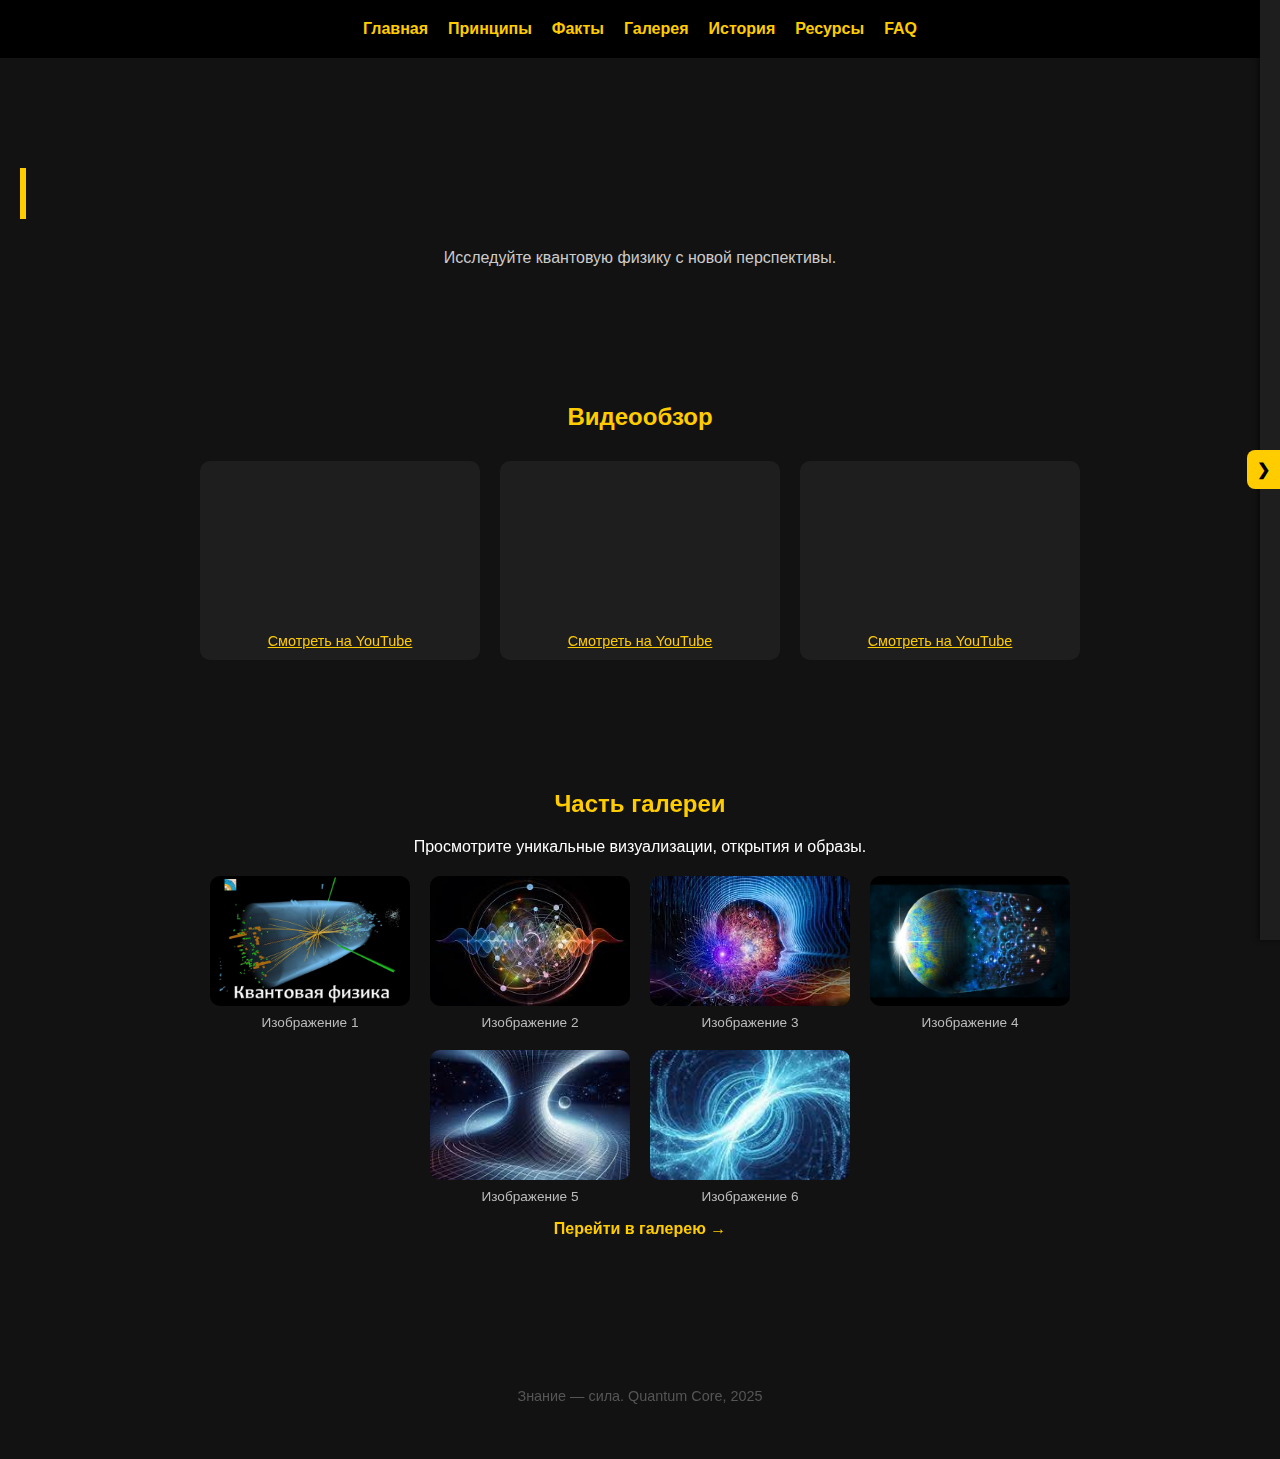
<file: images/index.html>
<!DOCTYPE html>
<html lang="ru">
<head>
  <meta charset="UTF-8" />
  <meta name="viewport" content="width=device-width, initial-scale=1.0" />
  <title>Quantum Core</title>
  <link rel="stylesheet" href="styyle.css" />
  <script defer src="scriptt.js"></script>
</head>
<body>

  <header class="centered-header">
    <nav>
      <ul>
        <li><a href="index.html">Главная</a></li>
        <li><a href="principles.html">Принципы</a></li>
        <li><a href="facts.html">Факты</a></li>
        <li><a href="gallery.html">Галерея</a></li>
        <li><a href="history.html">История</a></li>
        <li><a href="resources.html">Ресурсы</a></li>
        <li><a href="faq.html">FAQ</a></li>
      </ul>
    </nav>
  </header>

  <section class="hero center-text">
    <h1>Добро пожаловать в Quantum Core</h1>
    <p>Исследуйте квантовую физику с новой перспективы.</p>
  </section>

  <main class="content-container">

    <section>
      <h2>Видеообзор</h2>
      <div class="video-grid">
        <div class="video-card">
          <iframe src="https://www.youtube.com/embed/p7bzE1E5PMY" allowfullscreen></iframe>
          <a href="https://www.youtube.com/watch?v=p7bzE1E5PMY" target="_blank">Смотреть на YouTube</a>
        </div>
        <div class="video-card">
          <iframe src="https://www.youtube.com/embed/Q1YqgPAtzho" allowfullscreen></iframe>
          <a href="https://www.youtube.com/watch?v=Q1YqgPAtzho" target="_blank">Смотреть на YouTube</a>
        </div>
        <div class="video-card">
          <iframe src="https://www.youtube.com/embed/JhHMJCUmq28" allowfullscreen></iframe>
          <a href="https://www.youtube.com/watch?v=JhHMJCUmq28" target="_blank">Смотреть на YouTube</a>
        </div>
      </div>
    </section>

    <section>
      <h2>Часть галереи</h2>
      <p>Просмотрите уникальные визуализации, открытия и образы.</p>
      <div class="gallery-preview">
        <div class="gallery-item">
          <img src="9.jpg" alt="Изображение 1" />
          <div class="caption">Изображение 1</div>
        </div>
        <div class="gallery-item">
          <img src="4.jpeg" alt="Изображение 2" />
          <div class="caption">Изображение 2</div>
        </div>
        <div class="gallery-item">
          <img src="5.jpeg" alt="Изображение 3" />
          <div class="caption">Изображение 3</div>
        </div>
        <div class="gallery-item">
          <img src="10.jpg" alt="Изображение 4" />
          <div class="caption">Изображение 4</div>
        </div>
        <div class="gallery-item">
          <img src="7.jpeg" alt="Изображение 5" />
          <div class="caption">Изображение 5</div>
        </div>
        <div class="gallery-item">
          <img src="8.jpeg" alt="Изображение 6" />
          <div class="caption">Изображение 6</div>
        </div>
      </div>
      <p><a href="gallery.html" class="gallery-link">Перейти в галерею →</a></p>
    </section>

  </main>

  <footer>
    <p>Знание — сила. Quantum Core, 2025</p>
  </footer>

  <div class="sidebar-trigger" id="sidebarTrigger">❯</div>

  <div class="sidebar" id="sidebar">
    <h2>Каталог статей</h2>
    <ul class="sidebar-links">
      <li><a href="#">Андрей Блох — Парадоксы квантовой логики</a></li>
      <li><a href="#">Квантовая запутанность в быту</a></li>
      <li><a href="#">Математика измерений</a></li>
      <li><a href="#">Наблюдатель и реальность</a></li>
      <li><a href="#">Современные споры об интерпретациях</a></li>
    </ul>
  </div>

</body>
</html>
</file>
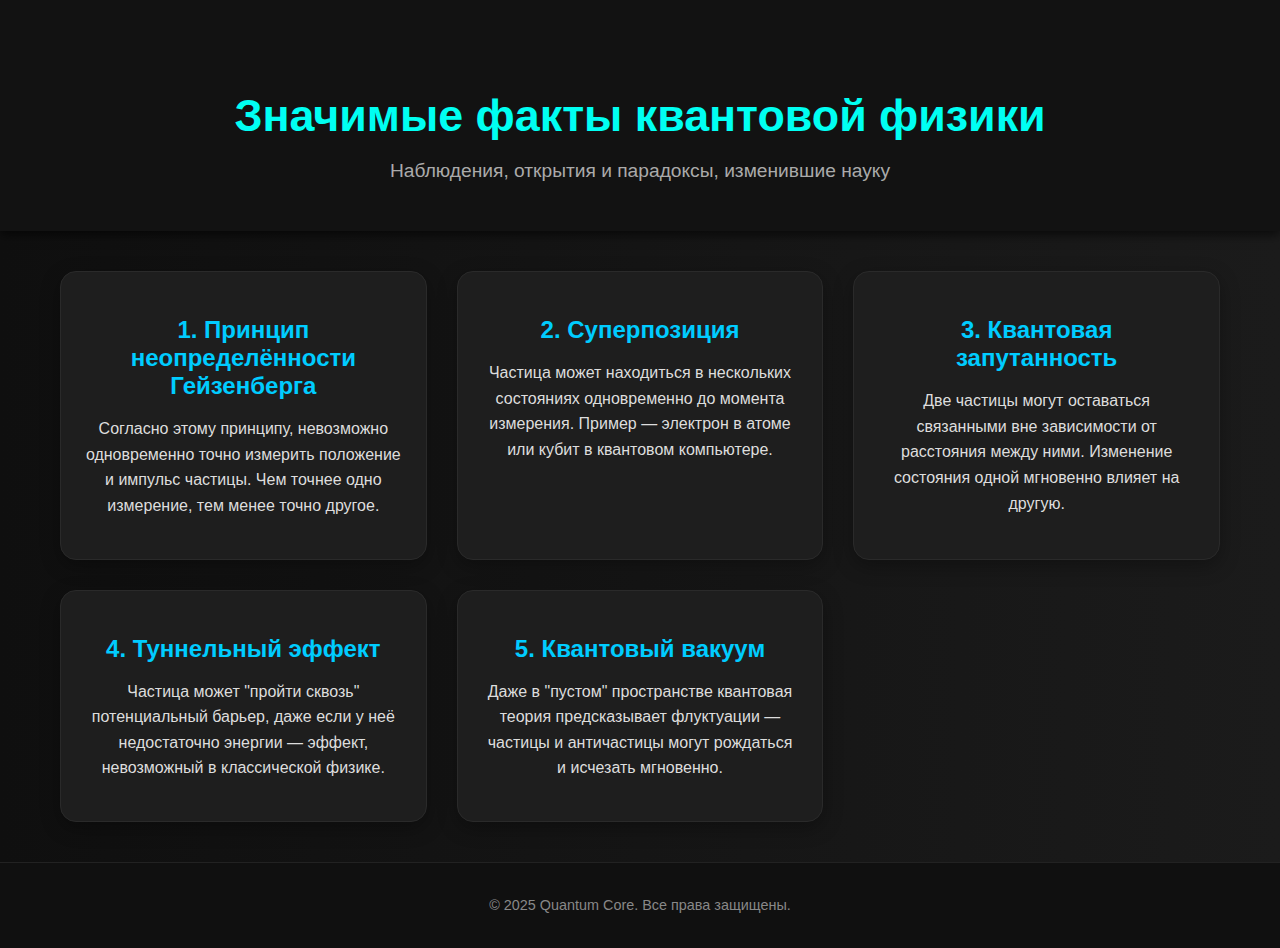
<file: facts.html>
<!DOCTYPE html>
<html lang="ru">
<head>
  <meta charset="UTF-8" />
  <title>Квантовые факты</title>
  <link rel="stylesheet" href="styyle.css" />
  <style>
    body {
      margin: 0;
      font-family: 'Segoe UI', sans-serif;
      background: linear-gradient(to right, #0f0f0f, #1b1b1b);
      color: #e0e0e0;
    }

    .page-header {
      text-align: center;
      padding: 60px 20px 30px;
      background: #121212;
      box-shadow: 0 4px 10px rgba(0, 0, 0, 0.6);
    }

    .page-header h1 {
      font-size: 2.8rem;
      margin-bottom: 0.5rem;
      color: #00fff2;
    }

    .subtitle {
      font-size: 1.2rem;
      color: #aaa;
    }

    .facts-container {
      display: grid;
      grid-template-columns: repeat(auto-fit, minmax(320px, 1fr));
      gap: 30px;
      padding: 40px 60px;
    }

    .fact-block {
      background: #1e1e1e;
      border: 1px solid #2a2a2a;
      border-radius: 16px;
      padding: 24px;
      box-shadow: 0 6px 20px rgba(0, 0, 0, 0.3);
      transition: transform 0.3s, box-shadow 0.3s;
    }

    .fact-block:hover {
      transform: translateY(-6px);
      box-shadow: 0 12px 24px rgba(0, 0, 0, 0.5);
    }

    .fact-block h2 {
      font-size: 1.5rem;
      margin-bottom: 0.75rem;
      color: #00ccff;
    }

    .fact-block p {
      font-size: 1rem;
      line-height: 1.6;
      color: #ddd;
    }

    .footer-block {
      text-align: center;
      padding: 20px;
      font-size: 0.9rem;
      color: #888;
      background-color: #101010;
      border-top: 1px solid #222;
    }
  </style>
</head>
<body>
  <header class="page-header">
    <h1>Значимые факты квантовой физики</h1>
    <p class="subtitle">Наблюдения, открытия и парадоксы, изменившие науку</p>
  </header>

  <main class="facts-container">
    <section class="fact-block">
      <h2>1. Принцип неопределённости Гейзенберга</h2>
      <p>
        Согласно этому принципу, невозможно одновременно точно измерить положение и импульс частицы. Чем точнее одно измерение, тем менее точно другое.
      </p>
    </section>

    <section class="fact-block">
      <h2>2. Суперпозиция</h2>
      <p>
        Частица может находиться в нескольких состояниях одновременно до момента измерения. Пример — электрон в атоме или кубит в квантовом компьютере.
      </p>
    </section>

    <section class="fact-block">
      <h2>3. Квантовая запутанность</h2>
      <p>
        Две частицы могут оставаться связанными вне зависимости от расстояния между ними. Изменение состояния одной мгновенно влияет на другую.
      </p>
    </section>

    <section class="fact-block">
      <h2>4. Туннельный эффект</h2>
      <p>
        Частица может "пройти сквозь" потенциальный барьер, даже если у неё недостаточно энергии — эффект, невозможный в классической физике.
      </p>
    </section>

    <section class="fact-block">
      <h2>5. Квантовый вакуум</h2>
      <p>
        Даже в "пустом" пространстве квантовая теория предсказывает флуктуации — частицы и античастицы могут рождаться и исчезать мгновенно.
      </p>
    </section>
  </main>

  <footer class="footer-block">
    <p>© 2025 Quantum Core. Все права защищены.</p>
  </footer>
</body>
</html>
</file>
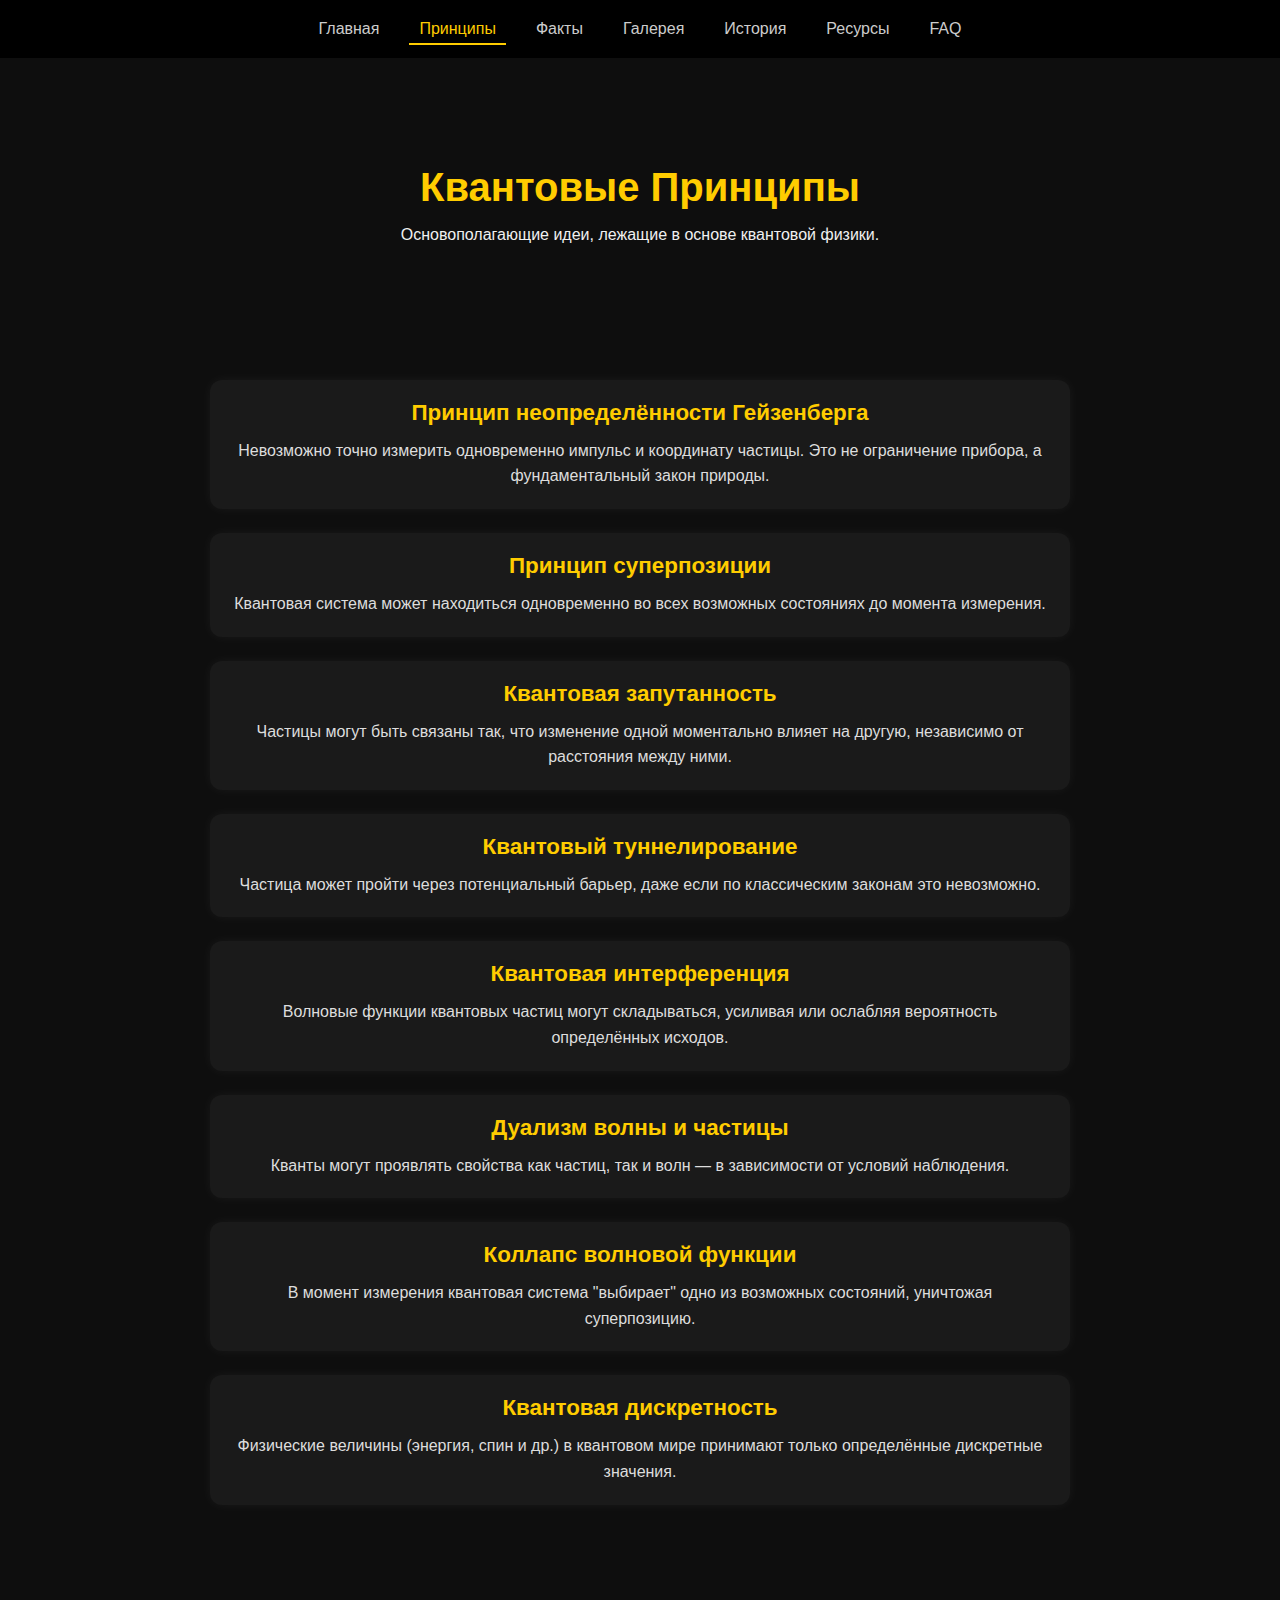
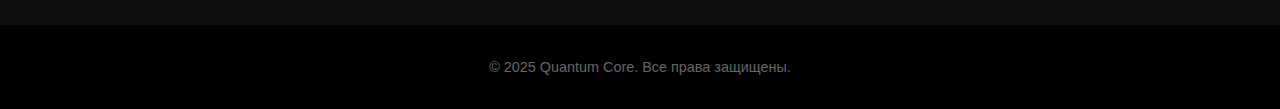
<file: principles.html>
<!DOCTYPE html>
<html lang="ru">
<head>
  <meta charset="UTF-8" />
  <meta name="viewport" content="width=device-width, initial-scale=1.0" />
  <title>Квантовые Принципы — Quantum Core</title>
  <link rel="stylesheet" href="styyle.css" />
  <style>
    body {
      background-color: #0e0e0e;
      color: #f0f0f0;
      font-family: 'Segoe UI', sans-serif;
      margin: 0;
      padding: 0;
    }

    header {
      background-color: #000;
      padding: 20px 0;
      text-align: center;
    }

    .main-nav ul {
      list-style: none;
      padding: 0;
      margin: 0;
      display: flex;
      justify-content: center;
      flex-wrap: wrap;
      gap: 20px;
    }

    .main-nav a {
      color: #ccc;
      text-decoration: none;
      font-weight: 500;
      padding: 6px 10px;
    }

    .main-nav a.active,
    .main-nav a:hover {
      color: #ffcc00;
      border-bottom: 2px solid #ffcc00;
    }

    .page-content {
      max-width: 900px;
      margin: 0 auto;
      padding: 40px 20px;
    }

    .section-title {
      text-align: center;
      margin-bottom: 40px;
    }

    .section-title h1 {
      font-size: 2.5em;
      margin-bottom: 10px;
      color: #ffcc00;
    }

    .principles-list {
      display: flex;
      flex-direction: column;
      gap: 24px;
    }

    .principle-card {
      background-color: #1a1a1a;
      padding: 20px 24px;
      border-radius: 12px;
      box-shadow: 0 0 12px rgba(255, 255, 255, 0.05);
      transition: transform 0.3s ease, box-shadow 0.3s ease;
    }

    .principle-card:hover {
      transform: translateY(-4px);
      box-shadow: 0 0 20px rgba(255, 204, 0, 0.2);
    }

    .principle-card h2 {
      margin-top: 0;
      margin-bottom: 12px;
      font-size: 1.4em;
      color: #ffcc00;
    }

    .principle-card p {
      margin: 0;
      line-height: 1.6;
      color: #ddd;
    }

    footer {
      text-align: center;
      padding: 20px 10px;
      font-size: 0.9em;
      background-color: #000;
      color: #666;
      margin-top: 40px;
    }
  </style>
</head>
<body>
  <header>
    <nav class="main-nav">
      <ul>
        <li><a href="index.html">Главная</a></li>
        <li><a href="principles.html" class="active">Принципы</a></li>
        <li><a href="facts.html">Факты</a></li>
        <li><a href="gallery.html">Галерея</a></li>
        <li><a href="history.html">История</a></li>
        <li><a href="resources.html">Ресурсы</a></li>
        <li><a href="faq.html">FAQ</a></li>
      </ul>
    </nav>
  </header>

  <main class="page-content">
    <section class="section-title">
      <h1>Квантовые Принципы</h1>
      <p>Основополагающие идеи, лежащие в основе квантовой физики.</p>
    </section>

    <section class="principles-list">

      <div class="principle-card">
        <h2>Принцип неопределённости Гейзенберга</h2>
        <p>Невозможно точно измерить одновременно импульс и координату частицы. Это не ограничение прибора, а фундаментальный закон природы.</p>
      </div>

      <div class="principle-card">
        <h2>Принцип суперпозиции</h2>
        <p>Квантовая система может находиться одновременно во всех возможных состояниях до момента измерения.</p>
      </div>

      <div class="principle-card">
        <h2>Квантовая запутанность</h2>
        <p>Частицы могут быть связаны так, что изменение одной моментально влияет на другую, независимо от расстояния между ними.</p>
      </div>

      <div class="principle-card">
        <h2>Квантовый туннелирование</h2>
        <p>Частица может пройти через потенциальный барьер, даже если по классическим законам это невозможно.</p>
      </div>

      <div class="principle-card">
        <h2>Квантовая интерференция</h2>
        <p>Волновые функции квантовых частиц могут складываться, усиливая или ослабляя вероятность определённых исходов.</p>
      </div>

      <div class="principle-card">
        <h2>Дуализм волны и частицы</h2>
        <p>Кванты могут проявлять свойства как частиц, так и волн — в зависимости от условий наблюдения.</p>
      </div>

      <div class="principle-card">
        <h2>Коллапс волновой функции</h2>
        <p>В момент измерения квантовая система "выбирает" одно из возможных состояний, уничтожая суперпозицию.</p>
      </div>

      <div class="principle-card">
        <h2>Квантовая дискретность</h2>
        <p>Физические величины (энергия, спин и др.) в квантовом мире принимают только определённые дискретные значения.</p>
      </div>

    </section>
  </main>

  <footer>
    <p>&copy; 2025 Quantum Core. Все права защищены.</p>
  </footer>
</body>
</html>
</file>
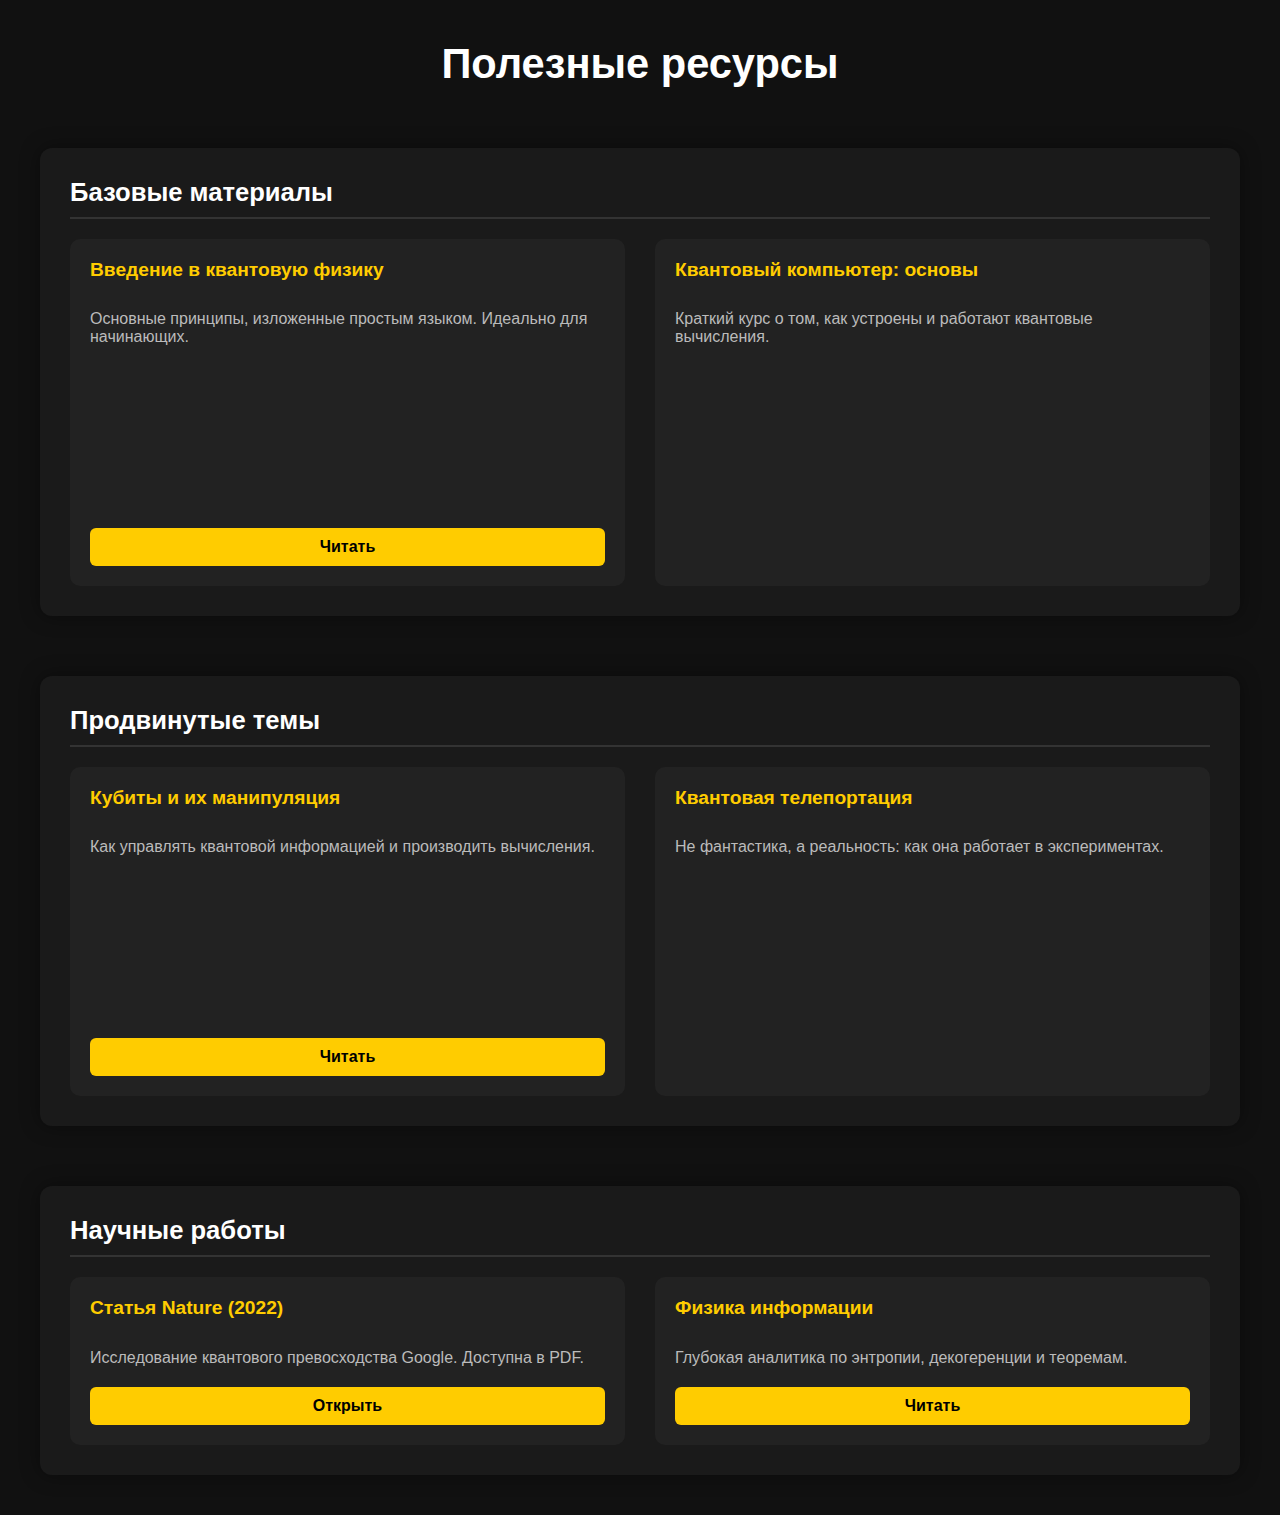
<file: resources.html>
<!DOCTYPE html>
<html lang="ru">
<head>
  <meta charset="UTF-8">
  <title>Ресурсы Quantum Core</title>
  <style>
    body {
      background-color: #111;
      color: #fff;
      font-family: sans-serif;
      margin: 0;
      padding: 0;
    }

    h1 {
      text-align: center;
      margin: 40px 0 20px;
      font-size: 2.6em;
    }

    .resources-section {
      max-width: 1300px;
      margin: 0 auto;
      padding: 40px;
      display: flex;
      flex-direction: column;
      gap: 60px;
    }

    .resource-category {
      background-color: #1a1a1a;
      border-radius: 12px;
      padding: 30px;
      box-shadow: 0 0 20px rgba(0,0,0,0.4);
    }

    .resource-category h2 {
      margin-top: 0;
      margin-bottom: 20px;
      font-size: 1.6em;
      border-bottom: 2px solid #333;
      padding-bottom: 10px;
    }

    .resource-items {
      display: flex;
      flex-wrap: wrap;
      gap: 30px;
    }

    .resource-card {
      background-color: #222;
      border-radius: 10px;
      padding: 20px;
      flex: 1 1 300px;
      display: flex;
      flex-direction: column;
      justify-content: space-between;
      transition: transform 0.3s ease;
    }

    .resource-card:hover {
      transform: scale(1.03);
    }

    .resource-card h3 {
      margin-top: 0;
      font-size: 1.2em;
      color: #ffcc00;
    }

    .resource-card p {
      color: #bbb;
      margin: 10px 0;
      flex-grow: 1;
    }

    .resource-card a {
      margin-top: 10px;
      padding: 10px 15px;
      background-color: #ffcc00;
      color: #000;
      text-align: center;
      text-decoration: none;
      font-weight: bold;
      border-radius: 6px;
      transition: background 0.2s ease;
    }

    .resource-card a:hover {
      background-color: #e0b800;
    }

    iframe {
      width: 100%;
      height: 200px;
      border: none;
      border-radius: 10px;
      margin-top: 10px;
    }
  </style>
</head>
<body>

<h1>Полезные ресурсы</h1>

<div class="resources-section">

  <!-- 🔰 Базовые материалы -->
  <div class="resource-category">
    <h2>Базовые материалы</h2>
    <div class="resource-items">
      <div class="resource-card">
        <h3>Введение в квантовую физику</h3>
        <p>Основные принципы, изложенные простым языком. Идеально для начинающих.</p>
        <a href="https://ru.wikipedia.org/wiki/Квантовая_механика" target="_blank">Читать</a>
      </div>
      <div class="resource-card">
        <h3>Квантовый компьютер: основы</h3>
        <p>Краткий курс о том, как устроены и работают квантовые вычисления.</p>
        <iframe src="https://www.youtube.com/embed/QuR969uMICM" allowfullscreen></iframe>
      </div>
    </div>
  </div>

  <!-- 🧠 Продвинутые темы -->
  <div class="resource-category">
    <h2>Продвинутые темы</h2>
    <div class="resource-items">
      <div class="resource-card">
        <h3>Кубиты и их манипуляция</h3>
        <p>Как управлять квантовой информацией и производить вычисления.</p>
        <a href="https://quantum.country/qcvc" target="_blank">Читать</a>
      </div>
      <div class="resource-card">
        <h3>Квантовая телепортация</h3>
        <p>Не фантастика, а реальность: как она работает в экспериментах.</p>
        <iframe src="https://www.youtube.com/embed/F_Riqjdh2oM" allowfullscreen></iframe>
      </div>
    </div>
  </div>

  <!-- 📚 Научные статьи -->
  <div class="resource-category">
    <h2>Научные работы</h2>
    <div class="resource-items">
      <div class="resource-card">
        <h3>Статья Nature (2022)</h3>
        <p>Исследование квантового превосходства Google. Доступна в PDF.</p>
        <a href="https://www.nature.com/articles/s41586-019-1666-5" target="_blank">Открыть</a>
      </div>
      <div class="resource-card">
        <h3>Физика информации</h3>
        <p>Глубокая аналитика по энтропии, декогеренции и теоремам.</p>
        <a href="https://arxiv.org/abs/quant-ph/0101077" target="_blank">Читать</a>
      </div>
    </div>
  </div>

</div>

</body>
</html>
</file>
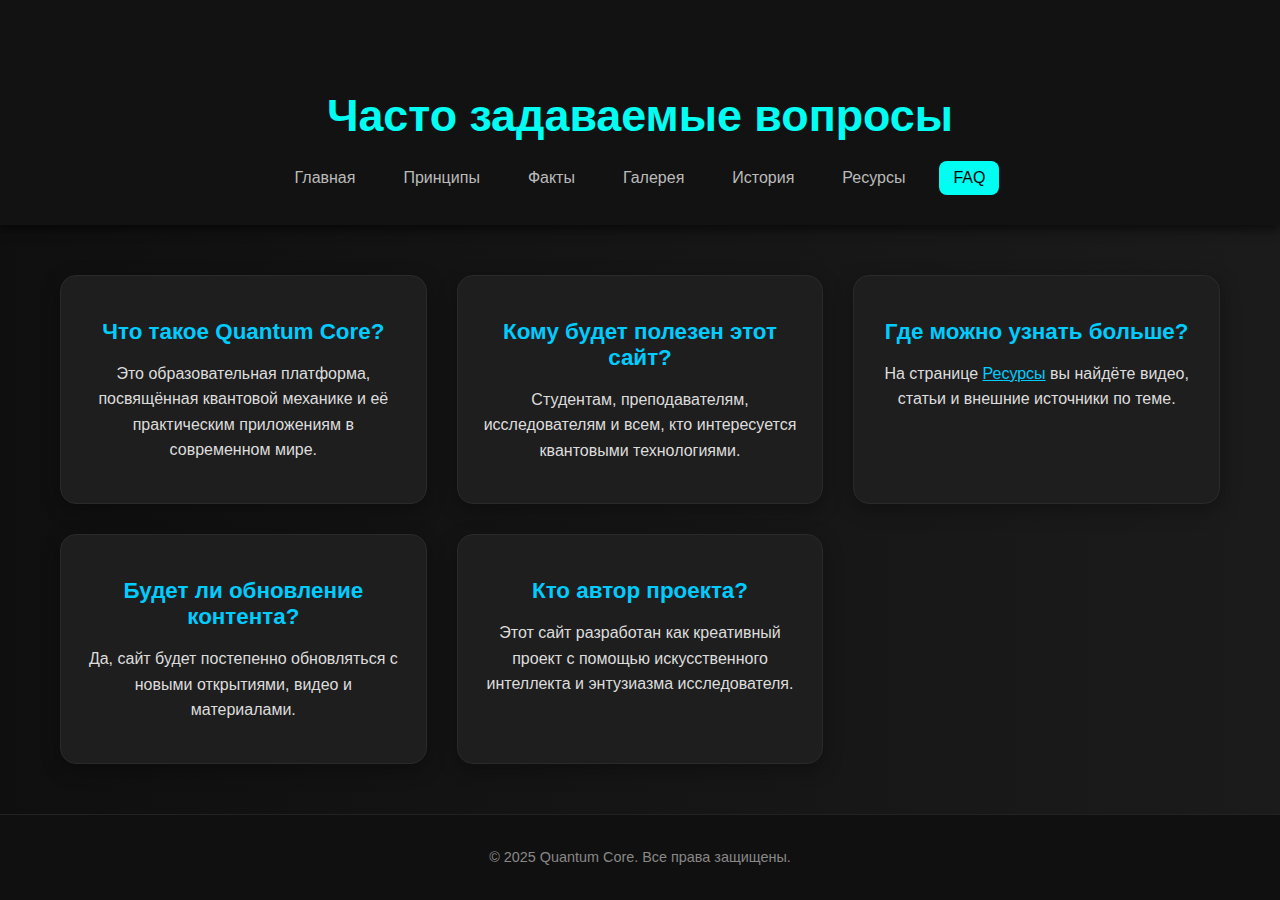
<file: images/faq.html>
<!DOCTYPE html>
<html lang="ru">
<head>
  <meta charset="UTF-8" />
  <meta name="viewport" content="width=device-width, initial-scale=1.0" />
  <title>Quantum Core — FAQ</title>
  <link rel="stylesheet" href="styyle.css" />
  <style>
    body {
      margin: 0;
      font-family: 'Segoe UI', sans-serif;
      background: linear-gradient(to right, #0f0f0f, #1b1b1b);
      color: #e0e0e0;
    }

    header {
      text-align: center;
      padding: 60px 20px 30px;
      background: #121212;
      box-shadow: 0 4px 10px rgba(0, 0, 0, 0.6);
    }

    header h1 {
      font-size: 2.8rem;
      margin-bottom: 1rem;
      color: #00fff2;
    }

    nav {
      display: flex;
      justify-content: center;
      gap: 20px;
      flex-wrap: wrap;
      margin-top: 20px;
    }

    nav a {
      color: #bbb;
      text-decoration: none;
      font-weight: 500;
      padding: 8px 14px;
      border-radius: 8px;
      transition: background 0.3s;
    }

    nav a:hover,
    nav a.active {
      background: #00fff2;
      color: #000;
    }

    .faq-section {
      display: grid;
      grid-template-columns: repeat(auto-fit, minmax(340px, 1fr));
      gap: 30px;
      padding: 50px 60px;
    }

    .faq-item {
      background: #1e1e1e;
      border: 1px solid #2a2a2a;
      border-radius: 16px;
      padding: 24px;
      box-shadow: 0 6px 20px rgba(0, 0, 0, 0.3);
      transition: transform 0.3s, box-shadow 0.3s;
    }

    .faq-item:hover {
      transform: translateY(-6px);
      box-shadow: 0 12px 24px rgba(0, 0, 0, 0.5);
    }

    .faq-item h2 {
      font-size: 1.4rem;
      margin-bottom: 0.75rem;
      color: #00ccff;
    }

    .faq-item p {
      font-size: 1rem;
      line-height: 1.6;
      color: #ddd;
    }

    .faq-item a {
      color: #00ccff;
      text-decoration: underline;
    }

    footer {
      text-align: center;
      padding: 20px;
      font-size: 0.9rem;
      color: #888;
      background-color: #101010;
      border-top: 1px solid #222;
    }
  </style>
</head>
<body>
  <header>
    <h1>Часто задаваемые вопросы</h1>
    <nav>
      <a href="index.html">Главная</a>
      <a href="principles.html">Принципы</a>
      <a href="facts.html">Факты</a>
      <a href="gallery.html">Галерея</a>
      <a href="history.html">История</a>
      <a href="resources.html">Ресурсы</a>
      <a href="faq.html" class="active">FAQ</a>
    </nav>
  </header>

  <main class="faq-section">
    <div class="faq-item">
      <h2>Что такое Quantum Core?</h2>
      <p>Это образовательная платформа, посвящённая квантовой механике и её практическим приложениям в современном мире.</p>
    </div>
    
    <div class="faq-item">
      <h2>Кому будет полезен этот сайт?</h2>
      <p>Студентам, преподавателям, исследователям и всем, кто интересуется квантовыми технологиями.</p>
    </div>
    
    <div class="faq-item">
      <h2>Где можно узнать больше?</h2>
      <p>На странице <a href="resources.html">Ресурсы</a> вы найдёте видео, статьи и внешние источники по теме.</p>
    </div>
    
    <div class="faq-item">
      <h2>Будет ли обновление контента?</h2>
      <p>Да, сайт будет постепенно обновляться с новыми открытиями, видео и материалами.</p>
    </div>

    <div class="faq-item">
      <h2>Кто автор проекта?</h2>
      <p>Этот сайт разработан как креативный проект с помощью искусственного интеллекта и энтузиазма исследователя.</p>
    </div>
  </main>

  <footer>
    <p>&copy; 2025 Quantum Core. Все права защищены.</p>
  </footer>
</body>
</html>
</file>
<file: images/styyle.css>
body {
  background-color: #121212;
  color: #fff;
  font-family: 'Segoe UI', sans-serif;
  margin: 0;
  padding: 0;
  text-align: center;
}

header {
  background-color: #000;
  padding: 20px 40px;
}

nav ul {
  list-style: none;
  display: flex;
  flex-wrap: wrap;
  justify-content: center;
  gap: 20px;
  padding: 0;
  margin: 0;
}

nav ul li a {
  text-decoration: none;
  color: #ffcc00;
  font-weight: bold;
}

.hero {
  padding: 80px 20px 20px;
}

.hero-center {
  max-width: 800px;
  margin: 0 auto;
}

.hero h1 {
  font-size: 2.8em;
  white-space: nowrap;
  overflow: hidden;
  border-right: 0.15em solid #ffcc00;
  width: 0;
  animation: typing 2.5s steps(30, end) forwards;
}

@keyframes typing {
  from { width: 0 }
  to { width: 100% }
}

.hero p {
  margin-top: 10px;
  font-size: 1em;
  color: #ccc;
}

section {
  padding: 40px 20px;
}

h2 {
  color: #ffcc00;
}

.video-grid {
  display: flex;
  justify-content: center;
  flex-wrap: wrap;
  gap: 20px;
  margin: 30px auto;
  max-width: 1200px;
}

.video-card {
  background-color: #1e1e1e;
  padding: 10px;
  border-radius: 10px;
  text-align: center;
  width: 260px;
}

.video-card iframe {
  width: 100%;
  height: 150px;
  border: none;
  border-radius: 5px;
}

.video-card a {
  color: #ffcc00;
  font-size: 0.9em;
  display: inline-block;
  margin-top: 8px;
}

.gallery-preview {
  display: flex;
  flex-wrap: wrap;
  justify-content: center;
  gap: 20px;
  margin-top: 20px;
}

.gallery-item {
  width: 200px;
  text-align: center;
}

.gallery-item img {
  width: 100%;
  height: 130px;
  object-fit: cover;
  border-radius: 10px;
}

.caption {
  margin-top: 5px;
  font-size: 0.85em;
  color: #bbb;
}

.link {
  color: #ffcc00;
}

footer {
  text-align: center;
  padding: 40px 20px;
  color: #555;
  font-size: 0.9em;
}

.sidebar-trigger {
  position: fixed;
  top: 50%;
  right: 0;
  background: #ffcc00;
  color: #000;
  padding: 10px;
  cursor: pointer;
  border-top-left-radius: 8px;
  border-bottom-left-radius: 8px;
  font-weight: bold;
  z-index: 999;
}

.sidebar {
  position: fixed;
  top: 0;
  right: -320px;
  width: 300px;
  height: 100%;
  background-color: #1e1e1e;
  color: #fff;
  padding: 20px;
  box-shadow: -2px 0 5px rgba(0, 0, 0, 0.5);
  transition: right 0.3s ease-in-out;
  overflow-y: auto;
  z-index: 998;
}

.sidebar :active{
  margin-top: 200px;
  box-shadow: #222;
  right: 0;
}

.sidebar.open {
  right: 0;
}

.sidebar h2 {
  margin-top: 0;
  font-size: 1.2em;
}

.sidebar-links {
  list-style: none;
  padding: 0;
}

.sidebar-links li {
  margin-bottom: 10px;
}

.sidebar-links a {
  color: #ffcc00;
  text-decoration: none;
  font-size: 0.95em;
}

.sidebar-links a:hover {
  text-decoration: underline;
}

.centered-header {
  text-align: center;
  background-color: #000;
  padding: 20px 0;
}

.center-text {
  text-align: center;
}

.content-container {
  max-width: 1100px;
  margin: 0 auto;
  padding: 40px 20px;
}

.gallery-link {
  color: #ffcc00;
  text-decoration: none;
  font-weight: bold;
}

.gallery-link:hover {
  text-decoration: underline;
}

@media (max-width: 768px) {
  body {
    font-size: 16px;
  }
  nav ul {
    display: flex;
    flex-wrap: wrap;
    justify-content: center;
    gap: 10px;
    padding: 0;
    margin: 0;
  }
  nav ul li a {
    display: block;
    padding: 10px;
    font-size: 1em;
    background-color: #000;
    color: #ffcc00;
    border-radius: 8px;
    transition: background 0.2s;
  }
  nav ul li a:hover {
    background-color: #222;
  }
  .hero h1 {
    font-size: 2em;
    white-space: normal;
    border: none;
    animation: none;
    width: auto;
  }
  .hero {
    padding: 60px 10px 10px;
  }
  .content-container {
    padding: 20px 10px;
  }
  .video-grid {
    flex-direction: column;
    align-items: center;
  }
  .video-card {
    width: 90%;
  }
  .gallery-preview {
    flex-direction: column;
    align-items: center;
  }
  .gallery-item {
    width: 90%;
  }
  .sidebar-trigger {
    top: auto;
    bottom: 20px;
    right: 20px;
    border-radius: 50%;
    padding: 12px;
    font-size: 20px;
  }
  .sidebar {
    width: 100%;
    right: -100%;
  }
  .sidebar.open {
    right: 0;
  }
  footer {
    padding: 20px 10px;
    font-size: 0.85em;
  }
}
</file>
<file: styyle.css>
body {
  background-color: #121212;
  color: #fff;
  font-family: 'Segoe UI', sans-serif;
  margin: 0;
  padding: 0;
  text-align: center;
}

header {
  background-color: #000;
  padding: 20px 40px;
}

nav ul {
  list-style: none;
  display: flex;
  flex-wrap: wrap;
  justify-content: center;
  gap: 20px;
  padding: 0;
  margin: 0;
}

nav ul li a {
  text-decoration: none;
  color: #ffcc00;
  font-weight: bold;
}

.hero {
  padding: 80px 20px 20px;
}

.hero-center {
  max-width: 800px;
  margin: 0 auto;
}

.hero h1 {
  font-size: 2.8em;
  white-space: nowrap;
  overflow: hidden;
  border-right: 0.15em solid #ffcc00;
  width: 0;
  animation: typing 2.5s steps(30, end) forwards;
}

@keyframes typing {
  from { width: 0 }
  to { width: 100% }
}

.hero p {
  margin-top: 10px;
  font-size: 1em;
  color: #ccc;
}

section {
  padding: 40px 20px;
}

h2 {
  color: #ffcc00;
}

.video-grid {
  display: flex;
  justify-content: center;
  flex-wrap: wrap;
  gap: 20px;
  margin: 30px auto;
  max-width: 1200px;
}

.video-card {
  background-color: #1e1e1e;
  padding: 10px;
  border-radius: 10px;
  text-align: center;
  width: 260px;
}

.video-card iframe {
  width: 100%;
  height: 150px;
  border: none;
  border-radius: 5px;
}

.video-card a {
  color: #ffcc00;
  font-size: 0.9em;
  display: inline-block;
  margin-top: 8px;
}

.gallery-preview {
  display: flex;
  flex-wrap: wrap;
  justify-content: center;
  gap: 20px;
  margin-top: 20px;
}

.gallery-item {
  width: 200px;
  text-align: center;
}

.gallery-item img {
  width: 100%;
  height: 130px;
  object-fit: cover;
  border-radius: 10px;
}

.caption {
  margin-top: 5px;
  font-size: 0.85em;
  color: #bbb;
}

.link {
  color: #ffcc00;
}

footer {
  text-align: center;
  padding: 40px 20px;
  color: #555;
  font-size: 0.9em;
}

.sidebar-trigger {
  position: fixed;
  top: 50%;
  right: 0;
  background: #ffcc00;
  color: #000;
  padding: 10px;
  cursor: pointer;
  border-top-left-radius: 8px;
  border-bottom-left-radius: 8px;
  font-weight: bold;
  z-index: 999;
}

.sidebar {
  position: fixed;
  top: 0;
  right: -320px;
  width: 300px;
  height: 100%;
  background-color: #1e1e1e;
  color: #fff;
  padding: 20px;
  box-shadow: -2px 0 5px rgba(0, 0, 0, 0.5);
  transition: right 0.3s ease-in-out;
  overflow-y: auto;
  z-index: 998;
}

.sidebar.open {
  right: 0;
}

.sidebar h2 {
  margin-top: 0;
  font-size: 1.2em;
}

.sidebar-links {
  list-style: none;
  padding: 0;
}

.sidebar-links li {
  margin-bottom: 10px;
}

.sidebar-links a {
  color: #ffcc00;
  text-decoration: none;
  font-size: 0.95em;
}

.sidebar-links a:hover {
  text-decoration: underline;
}

.centered-header {
  text-align: center;
  background-color: #000;
  padding: 20px 0;
}

.center-text {
  text-align: center;
}

.content-container {
  max-width: 1100px;
  margin: 0 auto;
  padding: 40px 20px;
}

.gallery-link {
  color: #ffcc00;
  text-decoration: none;
  font-weight: bold;
}

.gallery-link:hover {
  text-decoration: underline;
}

@media (max-width: 768px) {
  body {
    font-size: 16px;
  }

  nav ul {
    display: flex;
    flex-wrap: wrap;
    justify-content: center;
    gap: 10px;
    padding: 0;
    margin: 0;
  }

  nav ul li a {
    display: block;
    padding: 10px;
    font-size: 1em;
    background-color: #000;
    color: #ffcc00;
    border-radius: 8px;
    transition: background 0.2s;
  }

  nav ul li a:hover {
    background-color: #222;
  }
}

  .hero h1 {
    font-size: 2em;
    white-space: normal;
    border: none;
    animation: none;
    width: auto;
  }

  .hero {
    padding: 60px 10px 10px;
  }

  .content-container {
    padding: 20px 10px;
  }

  .video-grid {
    flex-direction: column;
    align-items: center;
  }

  .video-card {
    width: 90%;
  }

  .gallery-preview {
    flex-direction: column;
    align-items: center;
  }

  .gallery-item {
    width: 90%;
  }

  .sidebar-trigger {
    top: auto;
    bottom: 20px;
    right: 20px;
    border-radius: 50%;
    padding: 12px;
    font-size: 20px;
  }

  .sidebar {
    width: 100%;
    right: -100%;
  }

  .sidebar.open {
    right: 0;
  }

  footer {
    padding: 20px 10px;
    font-size: 0.85em;
  }
}
</file>
